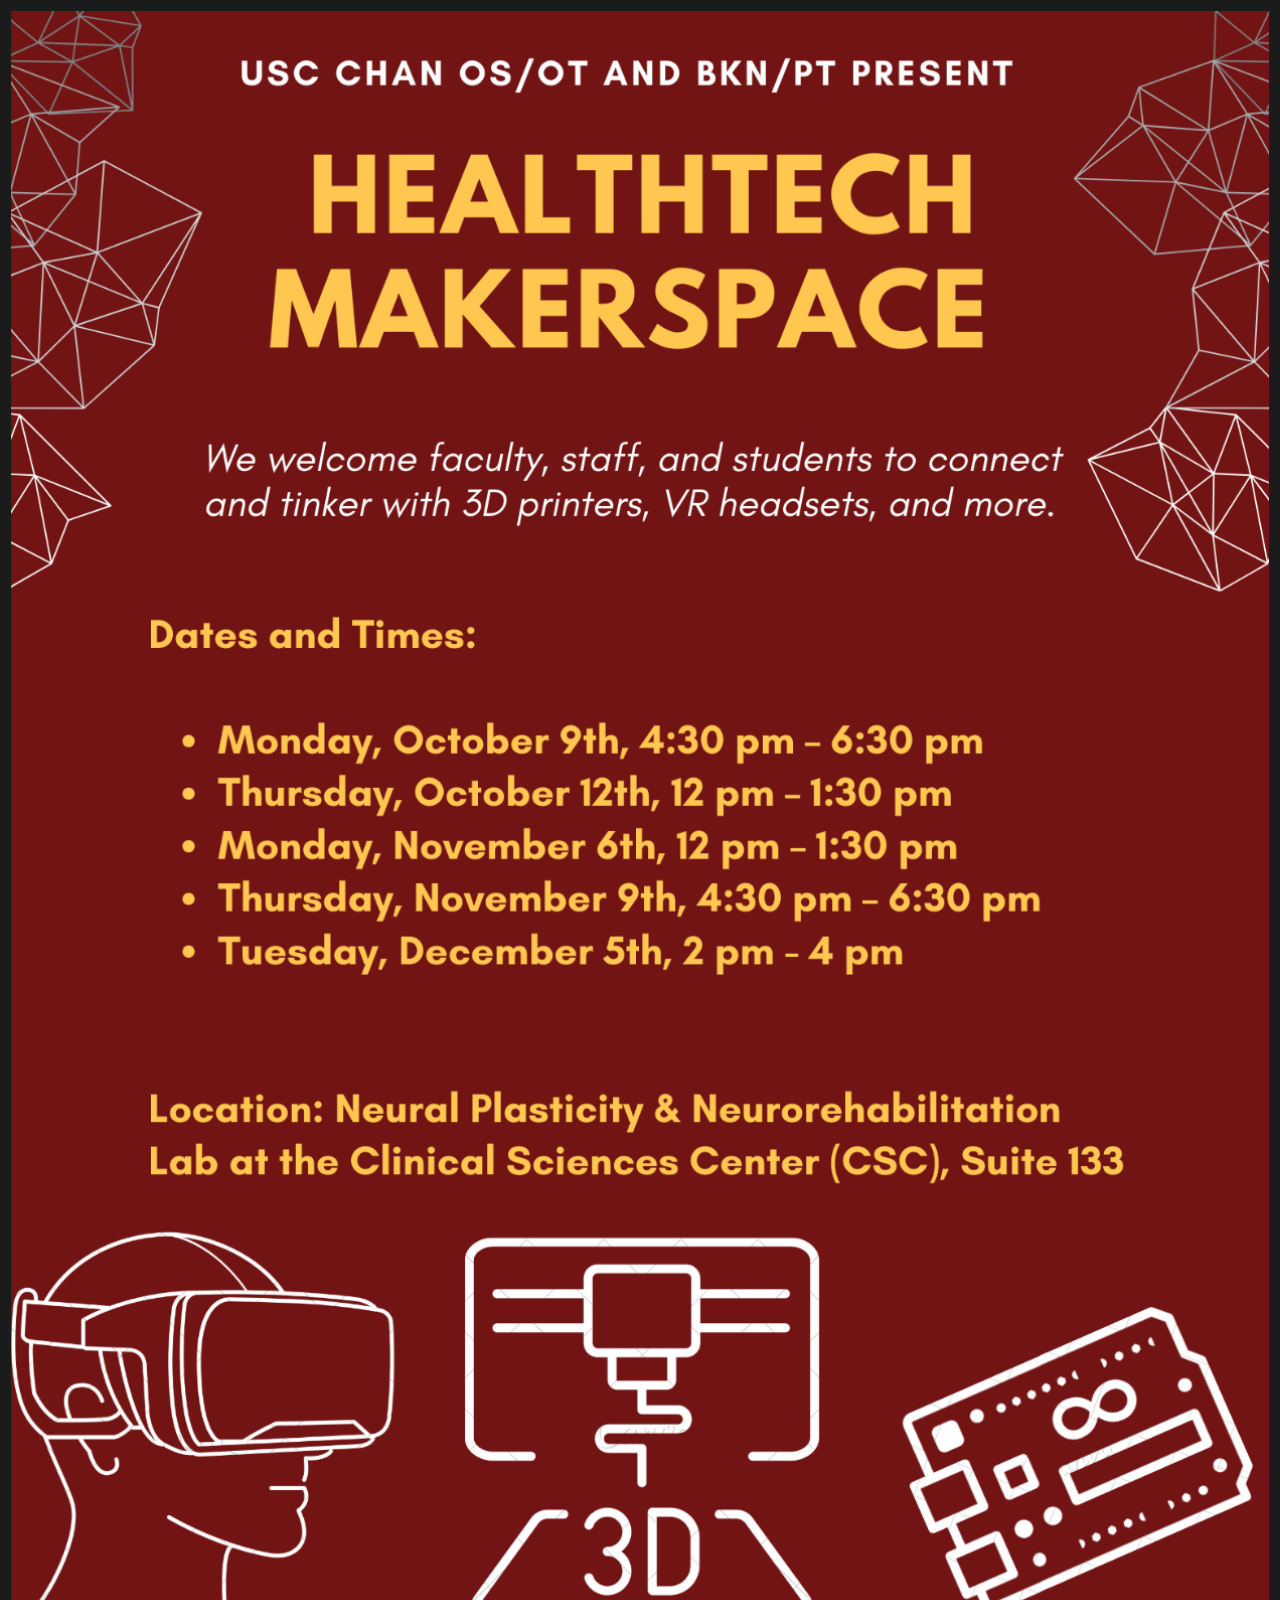
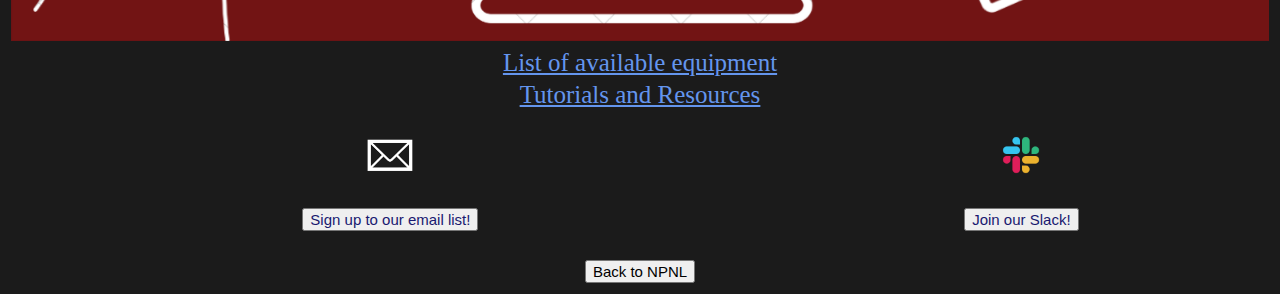
<file: index.html>
<!DOCTYPE html>
<html>
<head>
  <title>NPNL Makerspace</title>
  <link rel="icon" type="image/x-icon" href="images/favicon.ico">
  <style>
    h2 {text-align: center;}
    a:link, a:visited {
    color: (internal value);
    text-decoration: none;
    cursor: pointer;
    }
  </style>
</head>
<body style="background-color:rgb(27, 27, 27);">

<table style="width:100%">
    <tr>
      <th>
        <img src="images/makerspaceFlyer2023.png" alt="Makerspace flyer" width=100% style="float:center">
      </th>
    </tr>
    <tr>
      <td style="text-align:center;font-size:25px">
        <a href="tabs/equipment.html" style="color:cornflowerblue" target="_self">
          <u>List of available equipment
        </a>
      </td>
    </tr>
    <tr>
      <td style="text-align:center;font-size:25px">
        <a href="tabs/tutorials.html" style="color:cornflowerblue" target="_self">
          <u>Tutorials and Resources
        </a>
      </td>
    </tr>
</table>

<table style="width:100%">
  <tr>
    <th>
      <a href="https://forms.gle/Y4qrxATKqEfpwNn49" target="_blank">
        <img src="images/mailLogo_white.png" alt="Envelope logo" width="50" style="float:center">
      </a>
    </th>
    <th>
      <a href="https://join.slack.com/t/uschealthtech-qkd1500/shared_invite/zt-23ozlklrl-8JLYvTwvSU7LCsUW1_OYwQ" target="_blank">
        <img src="images/SlackLogo.png" alt="Slack logo" width="80" style="float:center">
      </a>
    </th>
  </tr>
  <tr>
    <td style="text-align:center;font-size:25px">
      <button type="button" style="text-align:center">
        <a href="https://forms.gle/Y4qrxATKqEfpwNn49" style="color:midnightblue;font-size:15px" target="_blank">
          Sign up to our email list!
        </a>
      </button>
    </td>
    <td style="text-align:center;font-size:25px">
      <button type="button" style="text-align:center">
        <a href="https://join.slack.com/t/uschealthtech-qkd1500/shared_invite/zt-23ozlklrl-8JLYvTwvSU7LCsUW1_OYwQ" style="color:midnightblue;font-size:15px" target="_blank">
          Join our Slack!
        </a>
      </button>
    </td>
  </tr>
</table>

<br>

<table style="width:100%">
  <tr>
    <td style="text-align:center;font-size:25px">
      <button type="button" style="text-align:center">
        <a href="https://chan.usc.edu/npnl" style="color:black;font-size:15px" target="_self">
          Back to NPNL
        </a>
      </button>
    </td>
  </tr>
</table>

</body>
</html>
</file>
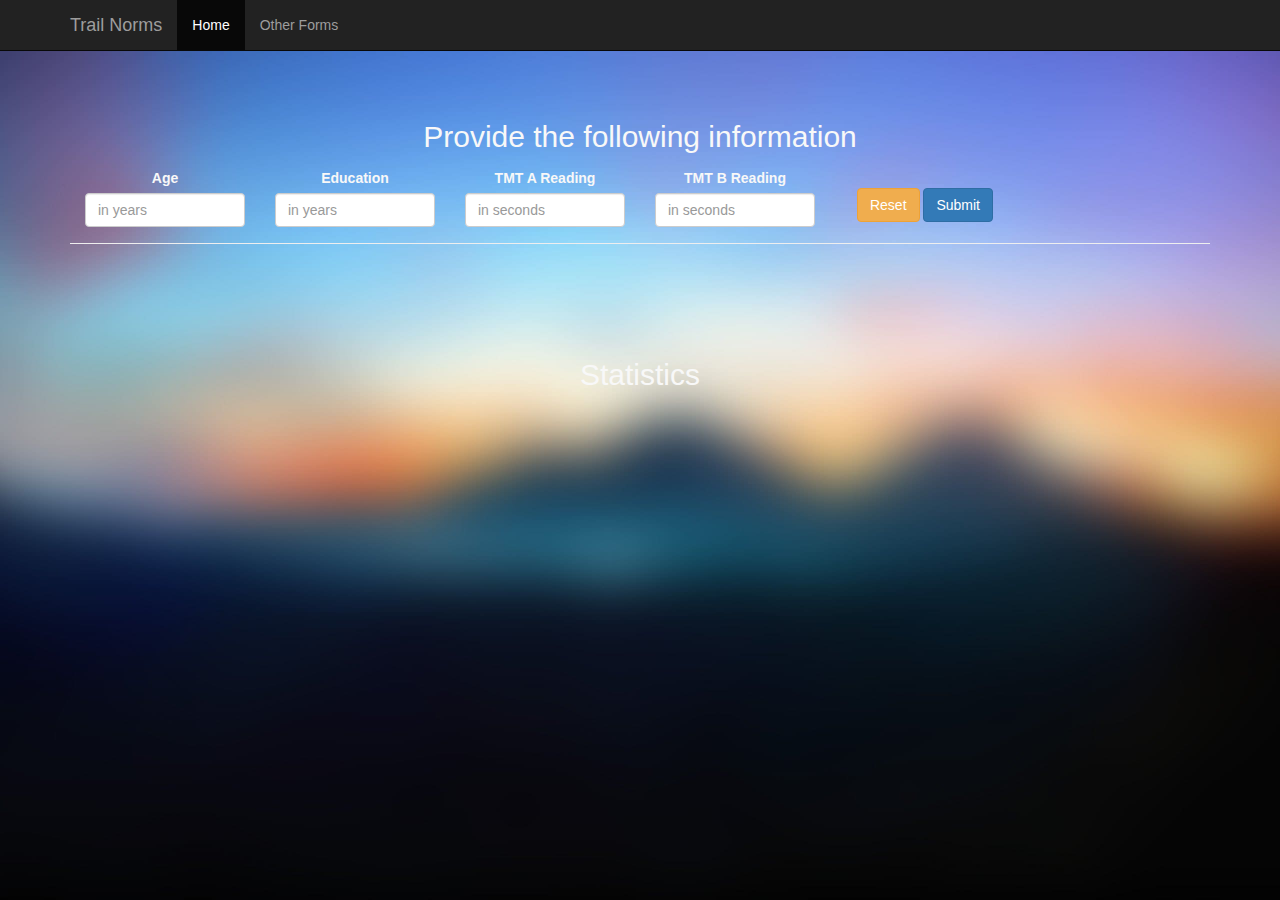
<file: archived_2018/index.html>
<!DOCTYPE html>
<html lang="en">
	<head>
		<title>Trail Norms</title>
		<meta charset="utf-8">
		<link rel="shortcut icon" href="assets/favicon.ico">
		<meta name="viewport" content="width=device-width,height=device-height,initial-scale=1.0"/>
		<link rel="stylesheet" href="https://maxcdn.bootstrapcdn.com/bootstrap/3.3.7/css/bootstrap.min.css">
		<link rel="stylesheet" href="css/main.css">
		<script src="https://ajax.googleapis.com/ajax/libs/jquery/3.3.1/jquery.min.js"></script>
		<script src="https://maxcdn.bootstrapcdn.com/bootstrap/3.3.7/js/bootstrap.min.js"></script>
	</head>

	<body class="image_background">
		<nav class="navbar navbar-inverse navbar-fixed-top">
			<div class="container">
				<div class="navbar-header">
					<button type="button" class="navbar-toggle collapsed" data-toggle="collapse" data-target="#navbar" aria-expanded="false" aria-controls="navbar">
						<span class="sr-only">Toggle navigation</span>
						<span class="icon-bar"></span>
						<span class="icon-bar"></span>
						<span class="icon-bar"></span>
					</button>
					<a class="navbar-brand" href="#">Trail Norms</a>
				</div>
				<div id="navbar" class="collapse navbar-collapse">
					<ul class="nav navbar-nav">
						<li class="active"><a href="#">Home</a></li>
						<li><a href="ScoreAssessmentWebForms/">Other Forms</a></li>
					</ul>
				</div><!--/.nav-collapse -->
			</div>
		</nav>

		<div class="container main-content">

			<div class="starter-template">
				<h2>Provide the following information</h2>
			</div>

			<form id="user_info_form" autocomplete="off">
				<div class="form-group">
					<div class="form-group col-md-2">
						<label>Age</label>
						<input type="number" step="0.01" min="0" class="form-control" id="input_age" placeholder="in years">
					</div>
				</div>
				<div class="form-group">
					<div class="form-group col-md-2">
						<label>Education</label>
						<input type="number" step="0.01" min="0" class="form-control" id="input_education" placeholder="in years">
					</div>
				</div>
				<div class="form-group">
					<div class="form-group col-md-2">
						<label>TMT A Reading</label>
						<input type="number" step="0.01" min="0" class="form-control" id="input_tmt_a" placeholder="in seconds">
					</div>
				</div>
				<div class="form-group">
					<div class="form-group col-md-2">
						<label>TMT B Reading</label>
						<input type="number" step="0.01" min="0" class="form-control" id="input_tmt_b" placeholder="in seconds">
					</div>
				</div><br>
				<div class="form-group">
					<div class="form-group col-md-2">
						<button type="reset" onclick="resetForm()" class="btn btn-warning">Reset</button>
						<button type="submit" class="btn btn-primary">Submit</button>
					</div>
				</div>
			</form>
			<br>
			<hr/>
			<div class="statistics">
				<h2>Statistics</h2>
				<p id="text1"></p>
				<p id="text2"></p>
				
			</div>
		</div>
		<script type="text/javascript" src="js/statistics.js"></script>
	</body>
</html>
</file>
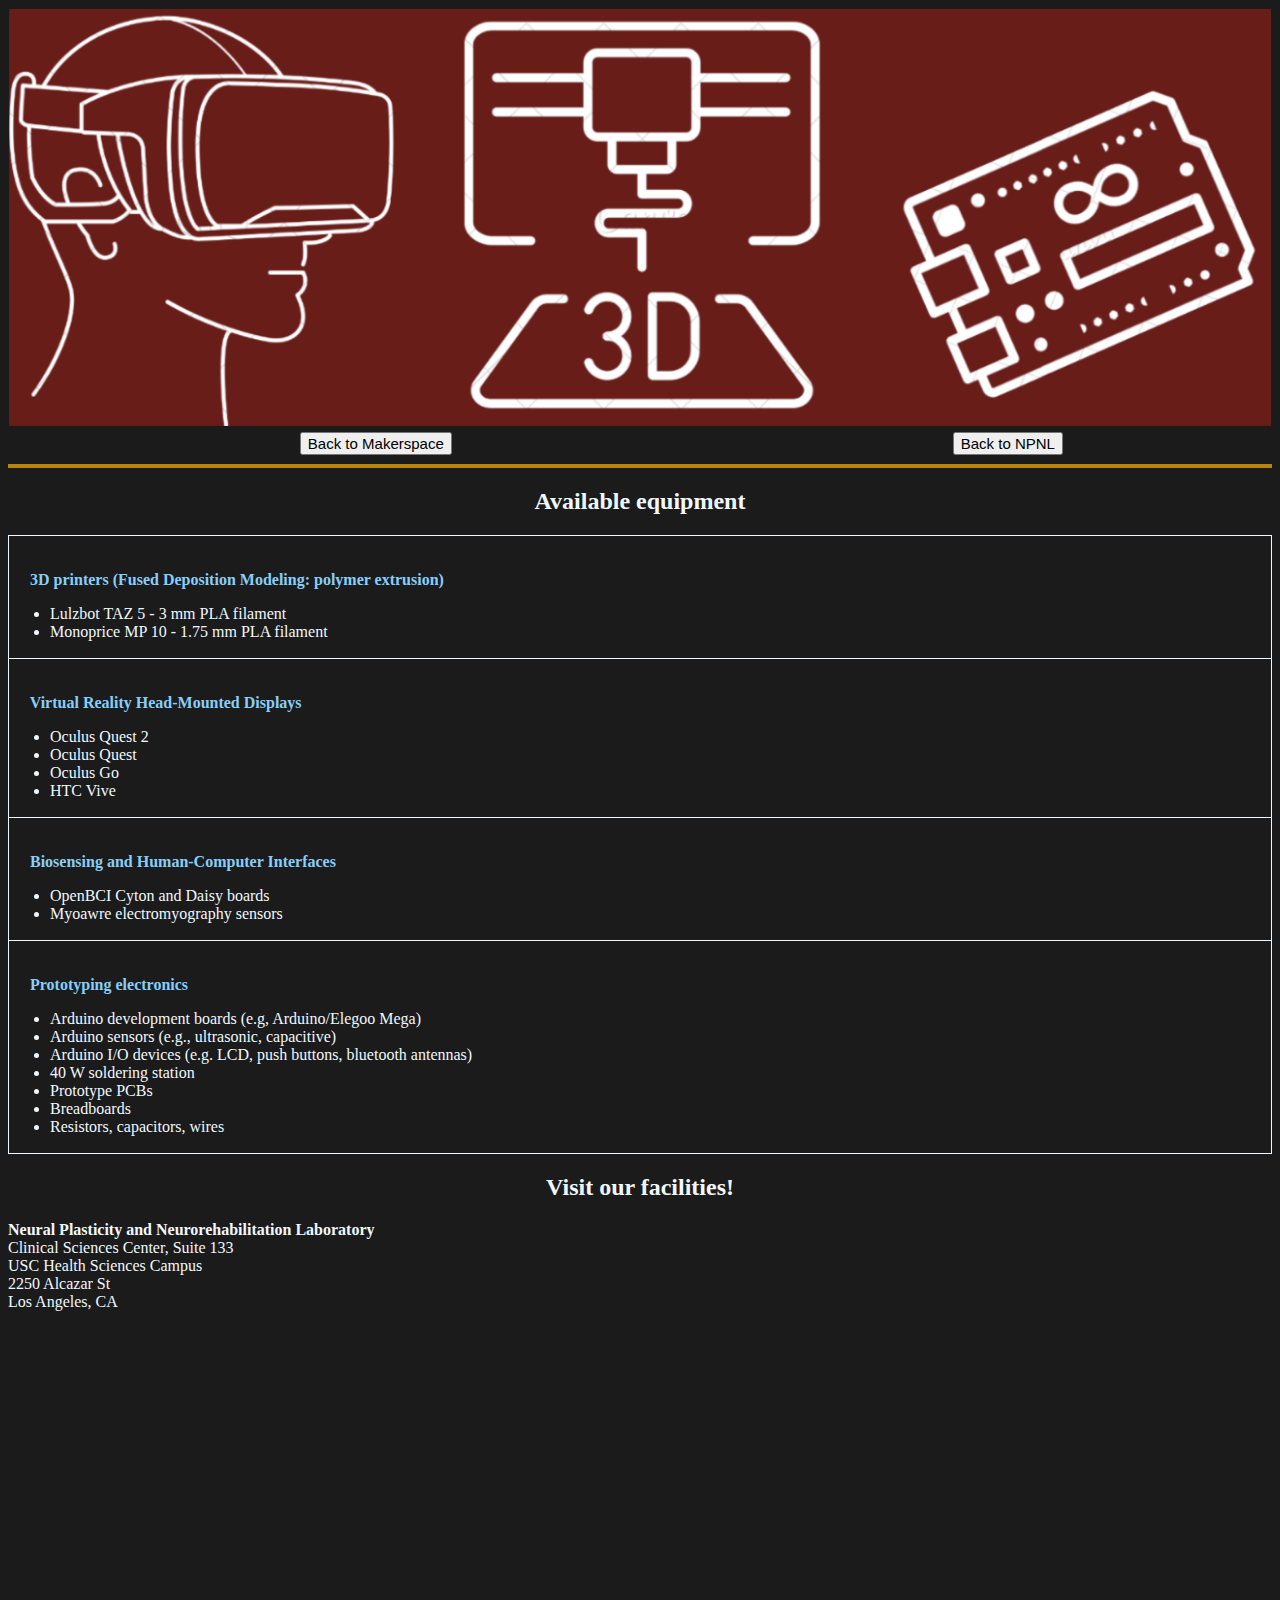
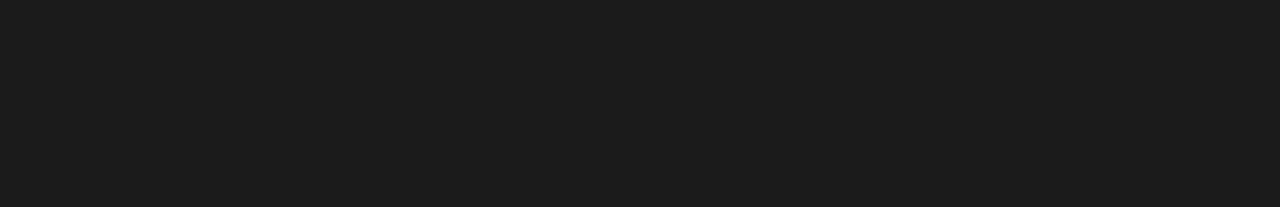
<file: tabs/equipment.html>
<!DOCTYPE html>
<html>
<head>
  <title>NPNL Makerspace Equipment</title>
  <link rel="icon" type="image/x-icon" href="../images/favicon.ico">
  <style>
    h2 {text-align: center;}
    table, th, td {
      border: 1px solid;
      border-collapse: collapse;
    }
    #table1 th, #table1 td, #table1 tr
    {
      text-align:center;
      border:none;
    }
    a:link, a:visited {
    color: (internal value);
    text-decoration: none;
    cursor: pointer;
    }
    hr {
      border: 2px solid darkgoldenrod;
    }
  </style>
</head>

<body style="background-color:rgb(27, 27, 27);">

  <table style="width:100%;border:none;" id="table1">
    <tr>
      <th colspan="2">
        <img src="../images/banner.png" alt="Makerspace flyer" width=100% style="float:center">
      </th>
    </tr>
    <tr>
      <td style="text-align:center">
        <button type="button" style="text-align:center">
          <a href="https://npnl.github.io/" style="color:black;font-size:15px" target="_self">
            Back to Makerspace
          </a>
      </td>
      <td style="text-align:center">
        <button type="button" style="text-align:center">
          <a href="https://chan.usc.edu/npnl" style="color:black;font-size:15px" target="_self">
            Back to NPNL
          </a>
        </button>
      </td>
    </tr>
  </table>

<hr>

<h2 style="color:aliceblue;">Available equipment</h2>

<table style="width:100%;color:aliceblue">
  <tr>
    <td>
      <br><p style="color:lightskyblue"><b>
        &emsp; 3D printers (Fused Deposition Modeling: polymer extrusion)
      </b></p>
      <ul>
        <li>Lulzbot TAZ 5 - 3 mm PLA filament</li>
        <li>Monoprice MP 10 - 1.75 mm PLA filament</li>
      </ul>
    </td>
  </tr>

  <tr>
    <td>
      <br><p style="color:lightskyblue"><b>
        &emsp; Virtual Reality Head-Mounted Displays
      </b></p>
      <ul>
        <li>Oculus Quest 2</li>
        <li>Oculus Quest</li>
        <li>Oculus Go</li>
        <li>HTC Vive</li>
      </ul>
    </td>
  </tr>

  <tr>
    <td>
      <br><p style="color:lightskyblue"><b>
        &emsp; Biosensing and Human-Computer Interfaces
      </b></p>
      <ul>
        <li>OpenBCI Cyton and Daisy boards</li>
        <li>Myoawre electromyography sensors</li>
      </ul>
    </td>
  </tr>

  <tr>
    <td>
      <br><p style="color:lightskyblue"><b>
        &emsp; Prototyping electronics
      </b></p>
      <ul>
        <li>Arduino development boards (e.g, Arduino/Elegoo Mega)</li>
        <li>Arduino sensors (e.g., ultrasonic, capacitive)</li>
        <li>Arduino I/O devices (e.g. LCD, push buttons, bluetooth antennas)</li>
        <li>40 W soldering station</li>
        <li>Prototype PCBs</li>
        <li>Breadboards</li>
        <li>Resistors, capacitors, wires</li>
      </ul>
    </td>
  </tr>

  <!--
  <tr>
    <td>
      <ul>
        <li></li>
        <li></li>
      </ul>
    </td>
  </tr>
  -->
</table>

<h2 style="color:aliceblue;">Visit our facilities!</h2>
<p style="color:aliceblue;">
  <b>Neural Plasticity and Neurorehabilitation Laboratory</b>
  <br>Clinical Sciences Center, Suite 133
  <br>USC Health Sciences Campus
  <br>2250 Alcazar St
  <br>Los Angeles, CA
</p>
<br>

<iframe src="https://www.google.com/maps/embed?pb=!1m18!1m12!1m3!1d3214.912518026896!2d-118.20415786702014!3d34.061903095218085!2m3!1f0!2f0!3f0!3m2!1i1024!2i768!4f13.1!3m3!1m2!1s0x80c2c5dc1bd3f8bb%3A0x2064f607dc9e24a0!2sInstitute%20for%20Genetic%20Medicine%2C%202250%20Alcazar%20St%2C%20Los%20Angeles%2C%20CA%2090089!5e0!3m2!1sen!2sus!4v1695834774733!5m2!1sen!2sus" width="100%" height="450" style="border:0" allowfullscreen="" loading="lazy" referrerpolicy="no-referrer-when-downgrade"></iframe>

</body>
</html>
</file>
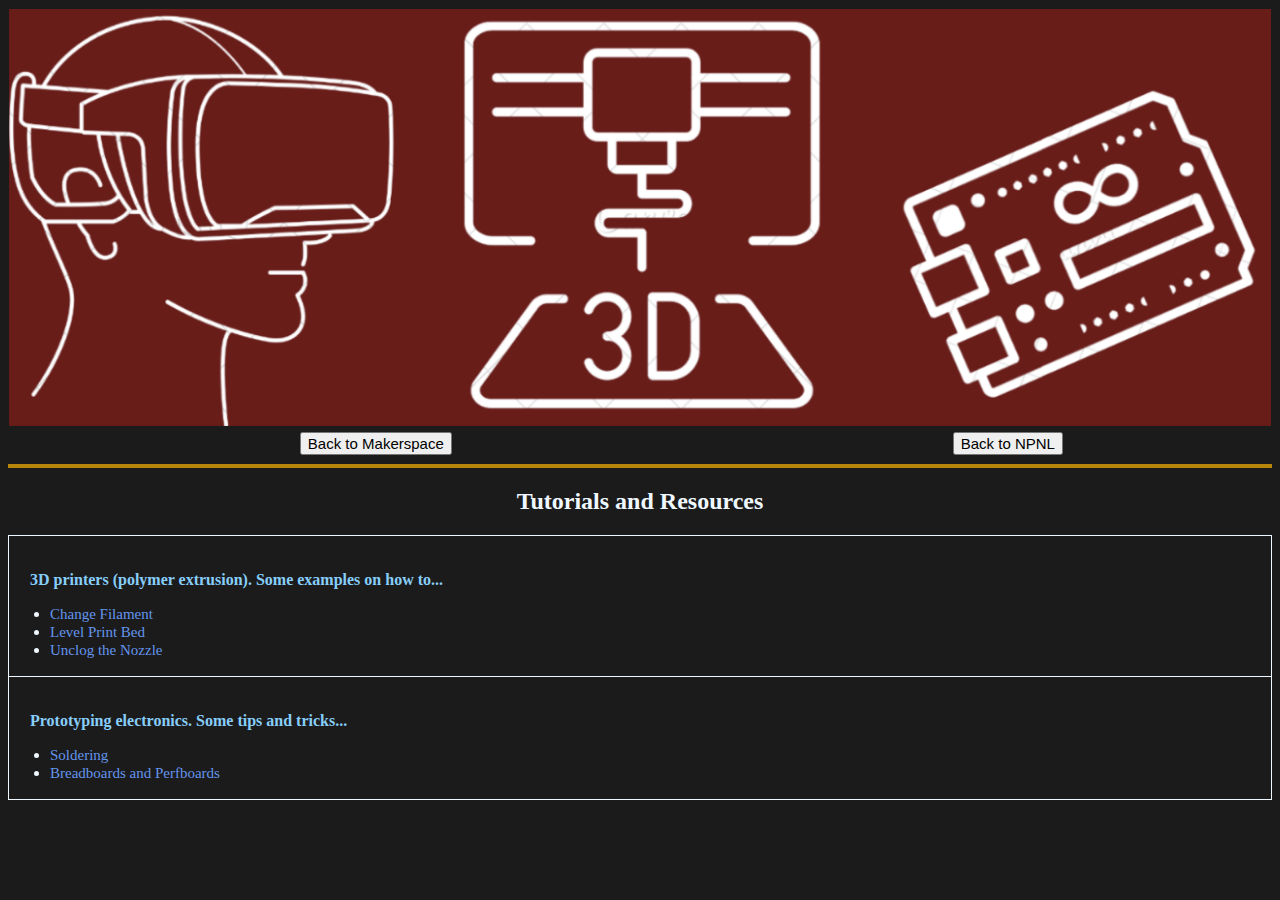
<file: tabs/tutorials.html>
<!DOCTYPE html>
<html>
<head>
  <title>NPNL Makerspace Tutorials</title>
  <link rel="icon" type="image/x-icon" href="../images/favicon.ico">
  <style>
    h2 {text-align: center;}
    table, th, td {
      border: 1px solid;
      border-collapse: collapse;
    }
    #table1 th, #table1 td, #table1 tr
    {
      text-align:center;
      border:none;
    }
    a:link, a:visited {
    color: (internal value);
    text-decoration: none;
    cursor: pointer;
    }
    hr {
      border: 2px solid darkgoldenrod;
    }
  </style>
</head>
<body style="background-color:rgb(27, 27, 27);">

  <table style="width:100%;border:none;" id="table1">
    <tr>
      <th colspan="2">
        <img src="../images/banner.png" alt="Makerspace flyer" width=100% style="float:center">
      </th>
    </tr>
    <tr>
      <td style="text-align:center">
        <button type="button" style="text-align:center">
          <a href="https://npnl.github.io/" style="color:black;font-size:15px" target="_self">
            Back to Makerspace
          </a>
      </td>
      <td style="text-align:center">
        <button type="button" style="text-align:center">
          <a href="https://chan.usc.edu/npnl" style="color:black;font-size:15px" target="_self">
            Back to NPNL
          </a>
        </button>
      </td>
    </tr>
  </table>
  
<hr>

<h2 style="color:aliceblue;">Tutorials and Resources</h2>

<table style="width:100%;color:aliceblue">
  <tr>
    <td>
      <br><p style="color:lightskyblue"><b>
        &emsp; 3D printers (polymer extrusion). Some examples on how to...
      </b></p>
      <ul>
        <li>
          <a href="https://youtu.be/xpT5j2pZVeQ?si=M9k--0BV_I9IXwUL" style="color:cornflowerblue;font-size:15px" target="_blank">
            Change Filament
          </a>
        </li>
        <li>
          <a href="https://youtu.be/WD_0FlTf3_I?si=CpHRK1pNe_CHmt-5" style="color:cornflowerblue;font-size:15px" target="_blank">
            Level Print Bed
          </a>
        </li>
        <li>
          <a href="https://youtu.be/c03P3UNRoFE?si=T9buER1DGlC09rOR" style="color:cornflowerblue;font-size:15px" target="_blank">
            Unclog the Nozzle
          </a>
        </li>
      </ul>
    </td>
  </tr>

  <tr>
    <td>
      <br><p style="color:lightskyblue"><b>
        &emsp; Prototyping electronics. Some tips and tricks...
      </b></p>
      <ul>
        <li>
          <a href="https://youtu.be/QKbJxytERvg?si=ngAXAVhhr9pDLsjv" style="color:cornflowerblue;font-size:15px" target="_blank">
            Soldering
          </a>
        </li>
        <li>
          <a href="https://youtu.be/w0c3t0fJhXU?si=tWokW3-zGkwhQcU3" style="color:cornflowerblue;font-size:15px" target="_blank">
            Breadboards and Perfboards
          </a>
        </li>
      </ul>
    </td>
  </tr>

  <!--
  <tr>
    <td>
      <ul>
        <li></li>
        <li></li>
      </ul>
    </td>
  </tr>
  -->
</table>

</body>
</html>
</file>
<file: archived_2018/css/main.css>
html, body { min-height: 100%; }

.main-content {
	margin-top: 50px;
}

#text1, #text2{
	font-size: 20px;
}

.image_background {
	padding-top: 50px; /* If you're making other pages, make sure there is 50px of padding to make sure the navbar doesn't overlap content! */
	text-align: center;
	color: #f8f8f8;
	background: url("/assets/bakground-min.jpg");

	/* Full height */
	height: 100%; 

	/* Center and scale the image nicely */
	background-position: center;
	background-repeat: no-repeat;
	background-size: cover;
}


/* Desktops and laptops ----------- */
@media only screen 
and (min-width : 1224px) {
	.statistics{
		margin-top: 10%;
	}
}


/* Smartphones (portrait and landscape) ----------- */
@media only screen 
and (min-device-width : 320px) 
and (max-device-width : 480px) {
	.statistics{
		margin-top: 1%;
	}
}
</file>
